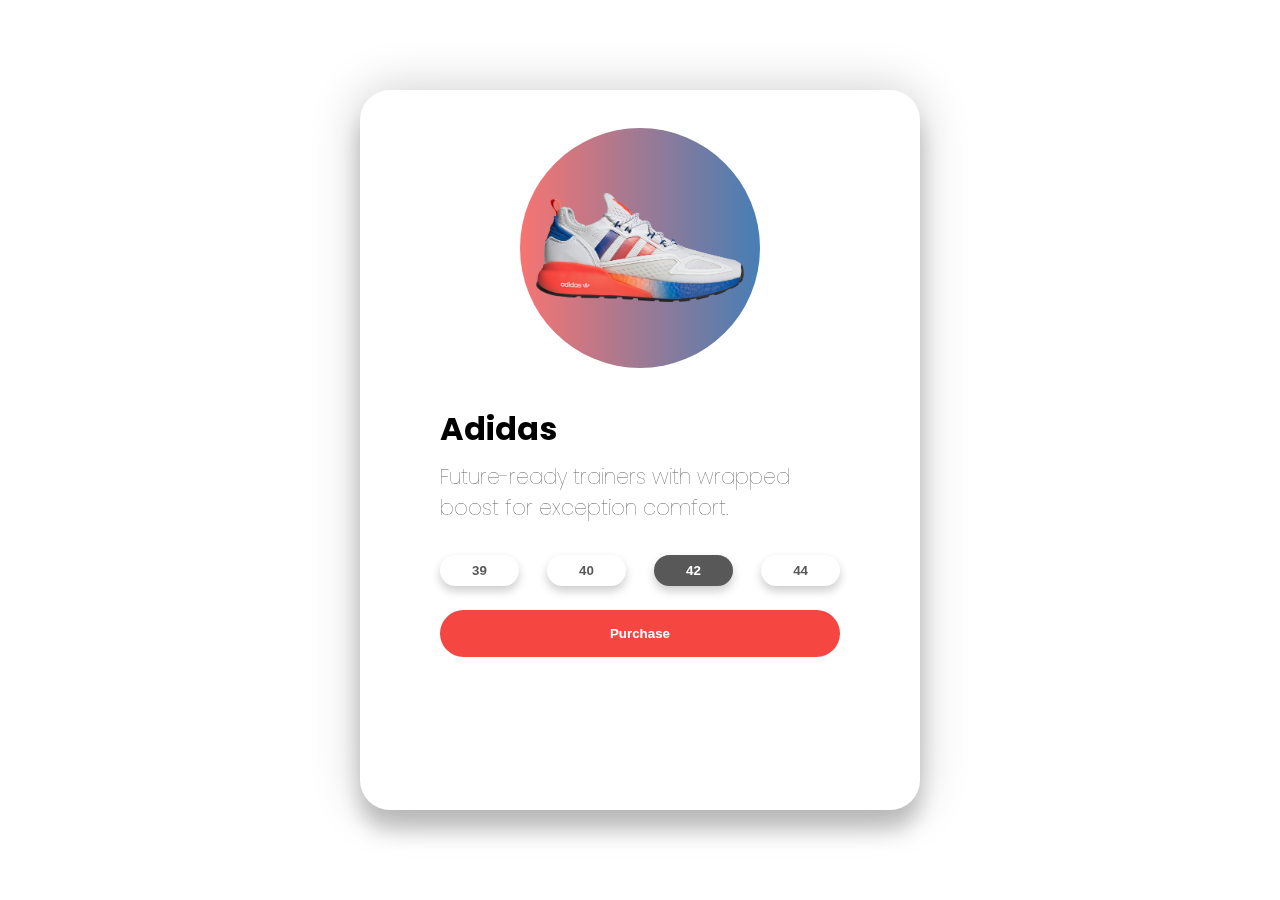
<file: 3D Card Effect/index.html>
<!DOCTYPE html>
<html lang="en">

<head>
    <meta charset="UTF-8">
    <meta name="viewport" content="width=device-width, initial-scale=1.0">
    <title>3D Card Effect</title>
    <link href="https://fonts.googleapis.com/css2?family=Poppins:wght@400;500&display=swap" rel="stylesheet">
    <link rel="stylesheet" href="./style.css">
</head>

<body>
    <div class="container">
        <div class="card">
            <div class="sneaker">
                <div class="circle"></div>
                <img src="./assets/adidas.png" alt="adidas">
            </div>
            <div class="info">
                <h1 class="title">Adidas</h1>
                <h3>Future-ready trainers with wrapped boost for exception comfort.</h3>
                <div class="sizes">
                    <button>39</button>
                    <button>40</button>
                    <button class="active">42</button>
                    <button>44</button>
                </div>
                <div class="purchase">
                    <button>Purchase</button>
                </div>
            </div>
        </div>
    </div>
    <script src="./app.js"></script>
</body>

</html>
</file>
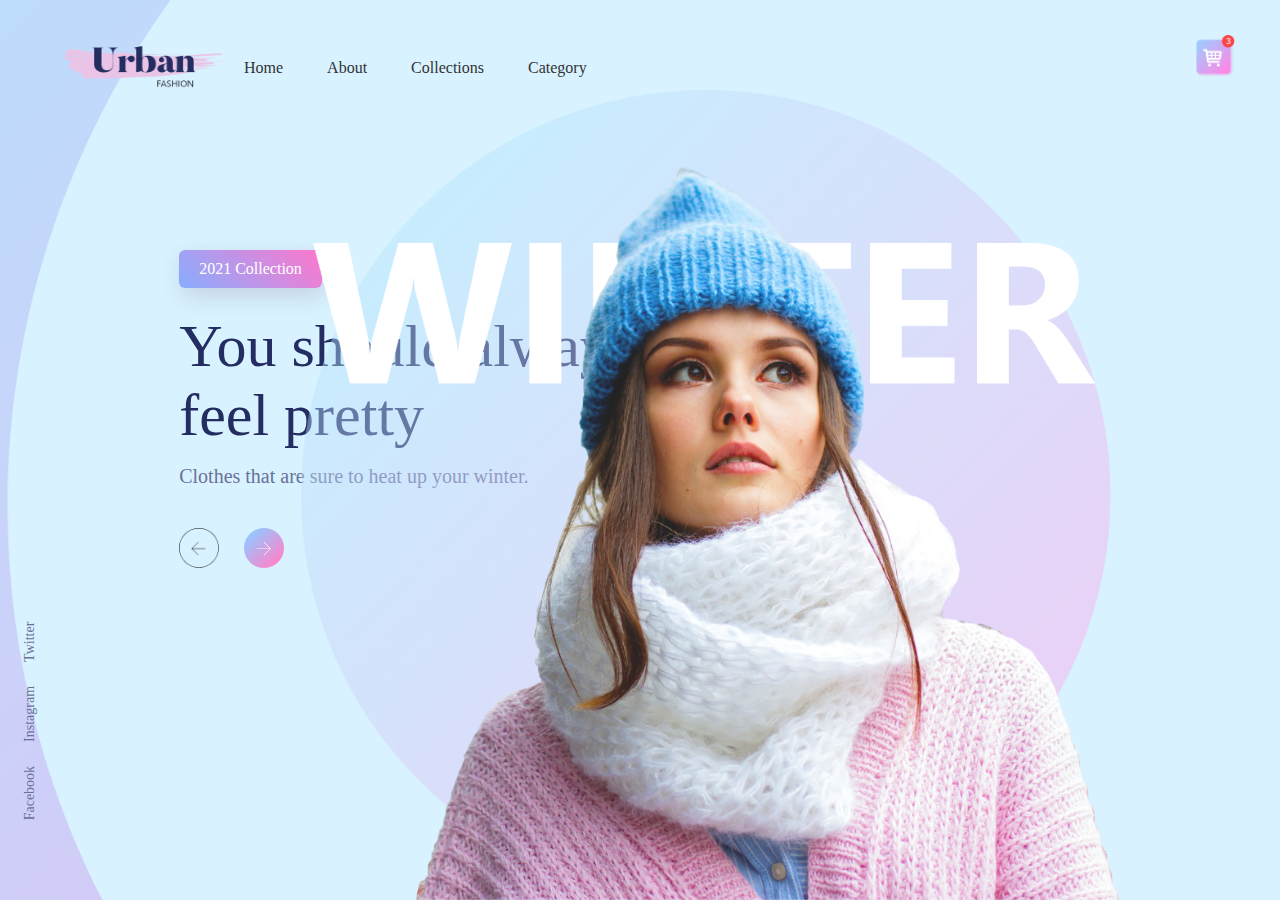
<file: Fashion Home/index.html>
<!DOCTYPE html>
<html lang="en">

<head>
    <meta charset="UTF-8">
    <meta http-equiv="X-UA-Compatible" content="IE=edge">
    <meta name="viewport" content="width=device-width, initial-scale=1.0">
    <title>Modern Website Design</title>
    <link rel="stylesheet" href="./styles.css">
</head>

<body>
    <div class="container">
        <div class="navbar">
            <img class="logo" src="images/logo.png" alt="logo-image">
            <nav>
                <ul>
                    <li><a href="">Home</a></li>
                    <li><a href="">About</a></li>
                    <li><a href="">Collections</a></li>
                    <li><a href="">Category</a></li>
                </ul>
            </nav>
        </div>
        <img class="cart" src="images/cart.png" alt="cart">

        <div class="content">
            <a class="btn" href="">2021 Collection</a>
            <h1>You should always <br> feel pretty</h1>
            <p>Clothes that are sure to heat up your winter.</p>

            <div class="arrow-icons">
                <img src="images/back-arrow.png" alt="back-arrow">
                <img src="images/next-arrow.png" alt="next-arrow">
            </div>
        </div>

        <img class="feature-img" src="images/img.png" alt="right-image">
        <div class="social-links">
            <a href="">Facebook</a>
            <a href="">Instagram</a>
            <a href="">Twitter</a>
        </div>
    </div>
</body>

</html>
</file>
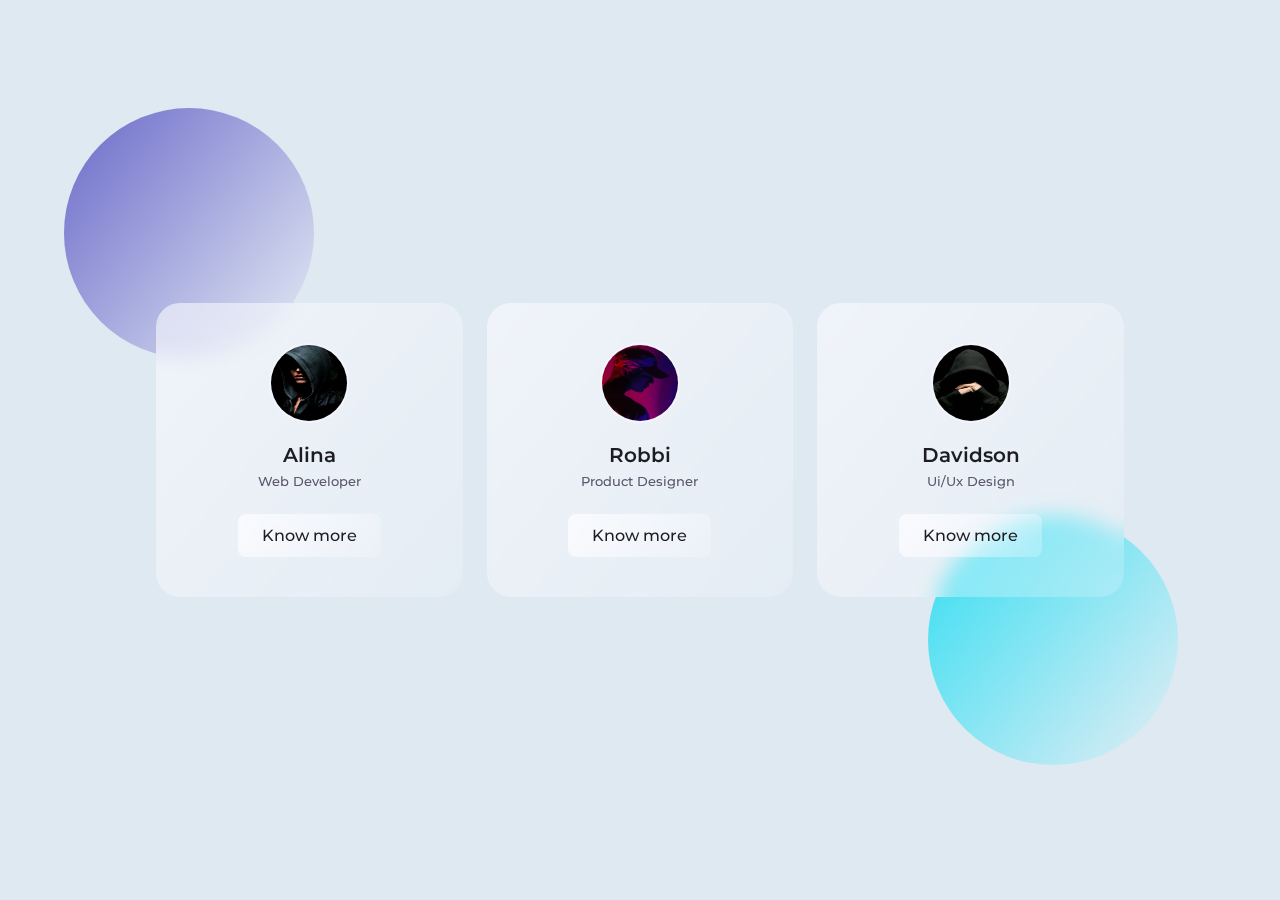
<file: Glassmorphism Card/index.html>
<!DOCTYPE html>
<html lang="en">

<head>
    <meta charset="UTF-8">
    <meta name="viewport" content="width=device-width, initial-scale=1.0">
    <link rel="stylesheet" href="https://cdn.jsdelivr.net/npm/boxicons@latest/css/boxicons.min.css">
    <link rel="stylesheet" href="./styles.css">
    <title>Card Glass Morphism</title>
</head>

<body>
    <section class="card">
        <div class="card__circle card__circle1"></div>
        <div class="card__circle card__circle2"></div>

        <div class="card__container bd-container">
            <div class="card__glass">
                <img src="assets/img/img1.jpg" alt="" class="card__img">
                <div class="card__data">
                    <h3 class="card__title">Alina</h3>
                    <span class="card__profession">Web Developer</span>
                </div>
                <a href="#" class="card__button">Know more</a>
                <div class="card__social">
                    <a href="#" class="card__link"><i class='bx bxl-instagram'></i></a>
                    <a href="#" class="card__link"><i class='bx bxl-facebook'></i></a>
                    <a href="#" class="card__link"><i class='bx bxl-twitter'></i></a>
                </div>
            </div>

            <div class="card__glass">
                <img src="assets/img/img2.jpg" alt="" class="card__img">
                <div class="card__data">
                    <h3 class="card__title">Robbi</h3>
                    <span class="card__profession">Product Designer</span>
                </div>
                <a href="#" class="card__button">Know more</a>
                <div class="card__social">
                    <a href="#" class="card__link"><i class='bx bxl-instagram'></i></a>
                    <a href="#" class="card__link"><i class='bx bxl-facebook'></i></a>
                    <a href="#" class="card__link"><i class='bx bxl-twitter'></i></a>
                </div>
            </div>

            <div class="card__glass">
                <img src="assets/img/img3.jpg" alt="" class="card__img">
                <div class="card__data">
                    <h3 class="card__title">Davidson</h3>
                    <span class="card__profession">Ui/Ux Design</span>
                </div>
                <a href="#" class="card__button">Know more</a>
                <div class="card__social">
                    <a href="#" class="card__link"><i class='bx bxl-instagram'></i></a>
                    <a href="#" class="card__link"><i class='bx bxl-facebook'></i></a>
                    <a href="#" class="card__link"><i class='bx bxl-twitter'></i></a>
                </div>
            </div>
        </div>
    </section>
</body>

</html>
</file>
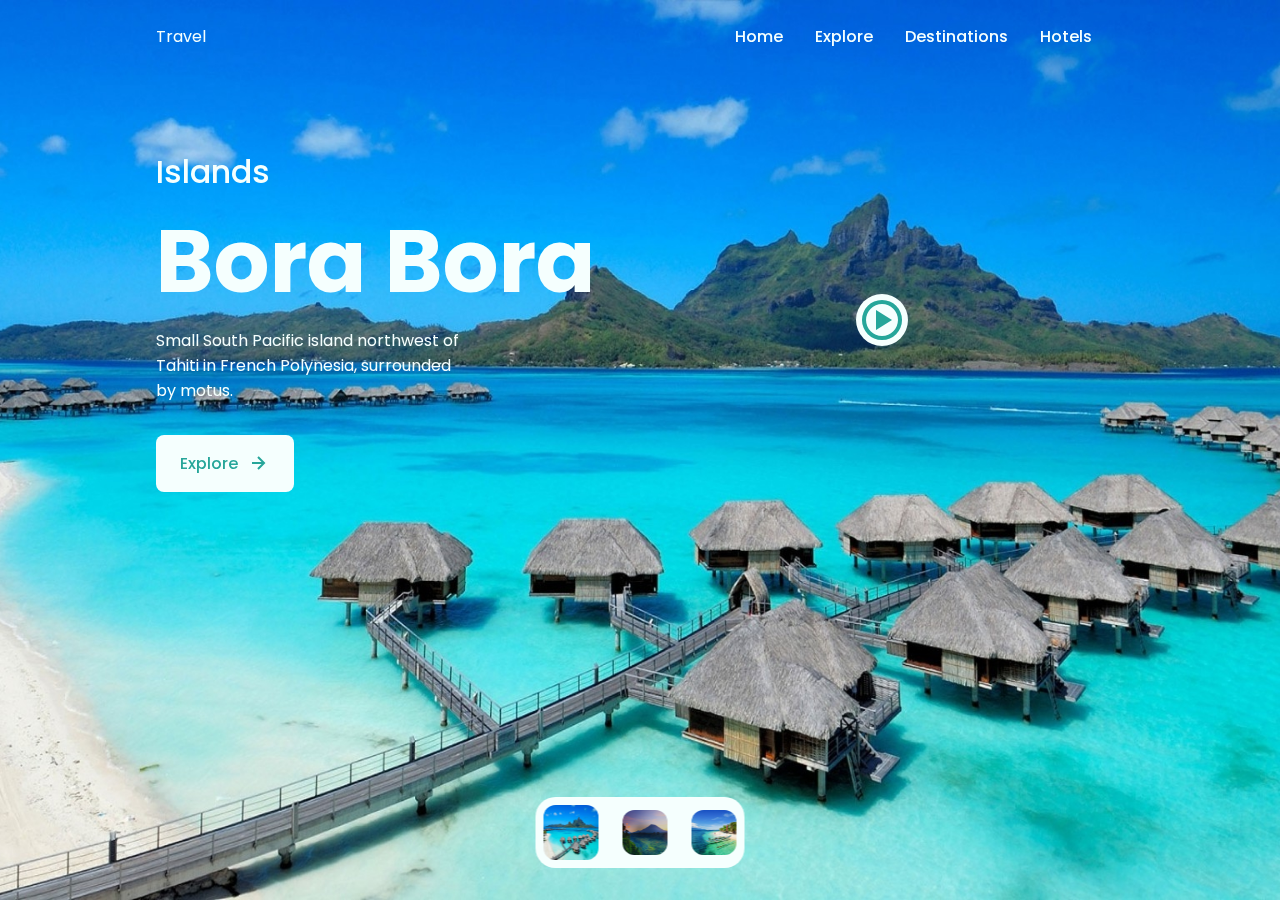
<file: Landing Slider Page/index.html>
<!DOCTYPE html>
<html lang="en">

<head>
    <meta charset="UTF-8">
    <meta name="viewport" content="width=device-width, initial-scale=1.0">
    <link rel="stylesheet" href="https://cdn.jsdelivr.net/npm/boxicons@latest/css/boxicons.min.css">
    <link rel="stylesheet" href="./css/swiper-bundle.min.css">
    <link rel="stylesheet" href="./css/styles.css">
    <title>Islands</title>
</head>

<body>
    <header class="header">
        <nav class="nav bd-container">
            <a href="#" class="nav__logo">Travel</a>
            <div class="nav__menu" id="nav-menu">
                <ul class="nav__list">
                    <li class="nav__item"><a href="#" class="nav__link">Home</a></li>
                    <li class="nav__item"><a href="#" class="nav__link">Explore</a></li>
                    <li class="nav__item"><a href="#" class="nav__link">Destinations</a></li>
                    <li class="nav__item"><a href="#" class="nav__link">Hotels</a></li>
                </ul>
            </div>
            <div class="nav__toggle" id="nav-toggle">
                <i class='bx bx-menu'></i>
            </div>
        </nav>
    </header>

    <main class='main'>
        <div class="swiper-container gallery-top">
            <div class="swiper-wrapper">
                <section class="islands swiper-slide">
                    <img src="assets/img/borabora.jpg" alt="" class="islands__bg">
                    <div class="islands__container bd-container">
                        <div class="islands__data">
                            <h2 class="islands__subtitle">Islands</h2>
                            <h1 class="islands__title">Bora Bora</h1>
                            <p class="islands__description">Small South Pacific island northwest of Tahiti in French
                                Polynesia, surrounded by motus.</p>
                            <a href="#" class="islands__button">Explore <i
                                    class='bx bx-right-arrow-alt islands__button-icon'></i></a>
                        </div>
                        <div class="islands__video">
                            <div class="islands__video-content">
                                <i class='bx bx-play-circle islands__video-icon'></i>
                            </div>
                        </div>
                    </div>
                </section>

                <section class="islands swiper-slide">
                    <img src="assets/img/bali.jpg" alt="" class="islands__bg">

                    <div class="islands__container bd-container">
                        <div class="islands__data">
                            <h2 class="islands__subtitle">Islands</h2>
                            <h1 class="islands__title">Bali</h1>
                            <p class="islands__description">It is an Indonesian island known and beautiful for its lush
                                active volcanic mountains.</p>
                            <a href="#" class="islands__button">Explore <i
                                    class='bx bx-right-arrow-alt islands__button-icon'></i></a>
                        </div>
                        <div class="islands__video">
                            <div class="islands__video-content">
                                <i class='bx bx-play-circle islands__video-icon'></i>
                            </div>
                        </div>
                    </div>
                </section>

                <section class="islands swiper-slide">
                    <img src="assets/img/palawan.jpg" alt="" class="islands__bg">

                    <div class="islands__container bd-container">
                        <div class="islands__data">
                            <h2 class="islands__subtitle">Islands</h2>
                            <h1 class="islands__title">Palawan</h1>
                            <p class="islands__description">Also known as La Paragua, it is the largest island in the
                                province of Palawan.</p>
                            <a href="#" class="islands__button">Explore <i
                                    class='bx bx-right-arrow-alt islands__button-icon'></i></a>
                        </div>
                        <div class="islands__video">
                            <div class="islands__video-content">
                                <i class='bx bx-play-circle islands__video-icon'></i>
                            </div>
                        </div>
                    </div>
                </section>

                <div class="islands__popup" id="popup">
                    <div>
                        <div class="islands__popup-close" id="popup-close">
                            <i class='bx bx-x'></i>
                        </div>
                        <iframe class="islands__popup-video" src="https://www.youtube.com/embed/S3kIwRsSF_8"
                            frameborder="0"
                            allow="accelerometer; autoplay; clipboard-write; encrypted-media; gyroscope; picture-in-picture"
                            allowfullscreen></iframe>
                    </div>
                </div>
            </div>
        </div>

        <div class="controls gallery-thumbs">
            <div class="controls__container swiper-wrapper">
                <img src="assets/img/borabora.jpg" alt="" class="controls__img swiper-slide">
                <img src="assets/img/bali.jpg" alt="" class="controls__img swiper-slide">
                <img src="assets/img/palawan.jpg" alt="" class="controls__img swiper-slide">
            </div>
        </div>
    </main>

    <script src="index.html"></script>
    <script src="./js/swiper-bundle.min.js"></script>
    <script src="./js/main.js"></script>
</body>

</html>
</file>
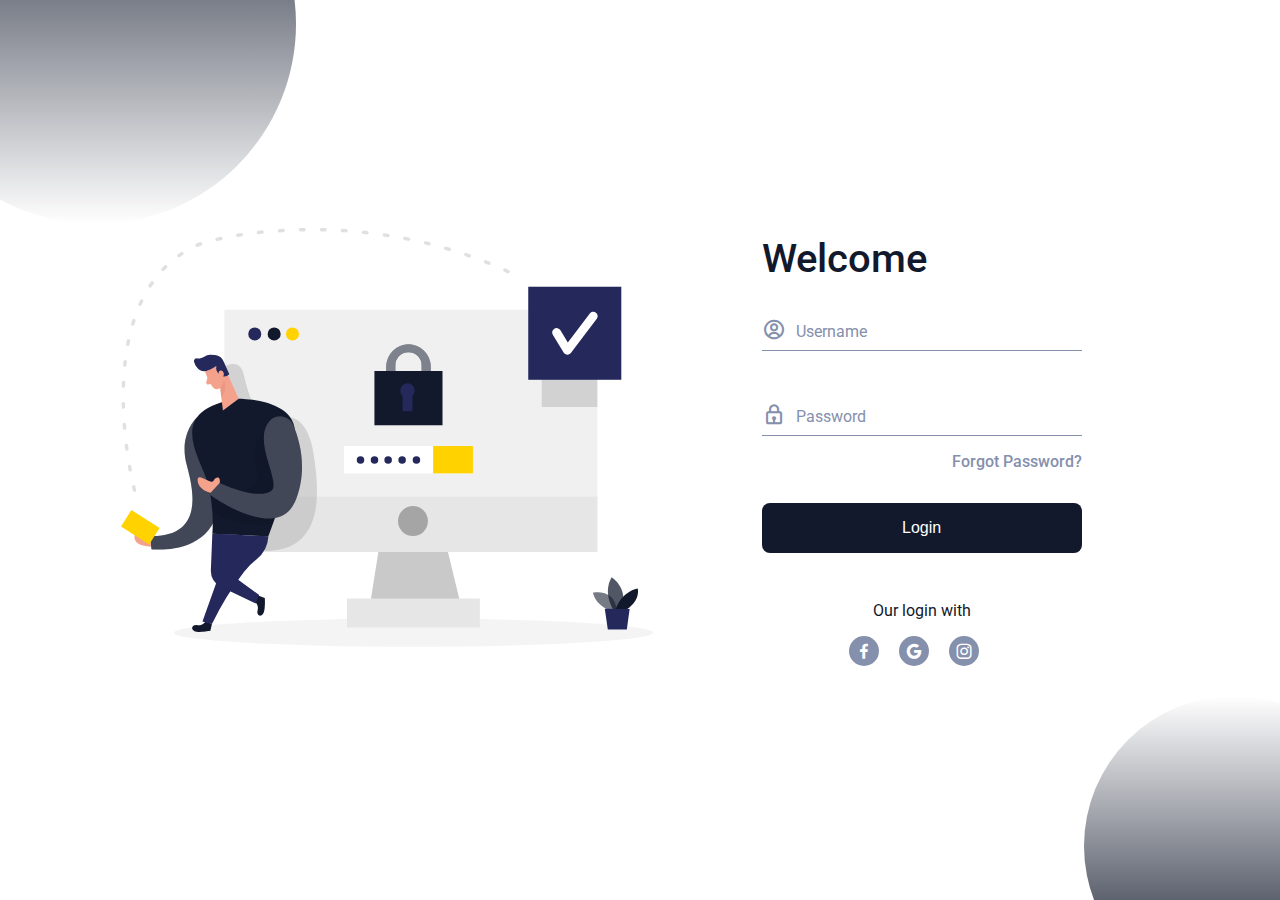
<file: Login Form/index.html>
<!DOCTYPE html>
<html lang="en">

<head>
    <meta charset="UTF-8">
    <meta name="viewport" content="width=device-width, initial-scale=1.0">

    <link rel="stylesheet" href="./styles.css">
    <link href='https://cdn.jsdelivr.net/npm/boxicons@2.0.5/css/boxicons.min.css' rel='stylesheet'>

    <title>Login form</title>
</head>

<body>
    <div class="l-form">
        <div class="shape1"></div>
        <div class="shape2"></div>

        <div class="form">
            <img src="assets/img/authentication.svg" alt="" class="form__img">

            <form action="" class="form__content">
                <h1 class="form__title">Welcome</h1>

                <div class="form__div form__div-one">
                    <div class="form__icon">
                        <i class='bx bx-user-circle'></i>
                    </div>

                    <div class="form__div-input">
                        <label for="" class="form__label">Username</label>
                        <input type="text" class="form__input">
                    </div>
                </div>

                <div class="form__div">
                    <div class="form__icon">
                        <i class='bx bx-lock'></i>
                    </div>

                    <div class="form__div-input">
                        <label for="" class="form__label">Password</label>
                        <input type="password" class="form__input">
                    </div>
                </div>
                <a href="#" class="form__forgot">Forgot Password?</a>

                <input type="submit" class="form__button" value="Login">

                <div class="form__social">
                    <span class="form__social-text">Our login with</span>

                    <a href="#" class="form__social-icon"><i class='bx bxl-facebook'></i></a>
                    <a href="#" class="form__social-icon"><i class='bx bxl-google'></i></a>
                    <a href="#" class="form__social-icon"><i class='bx bxl-instagram'></i></a>
                </div>
            </form>
        </div>

    </div>

    <script src="./js/main.js"></script>
</body>

</html>
</file>
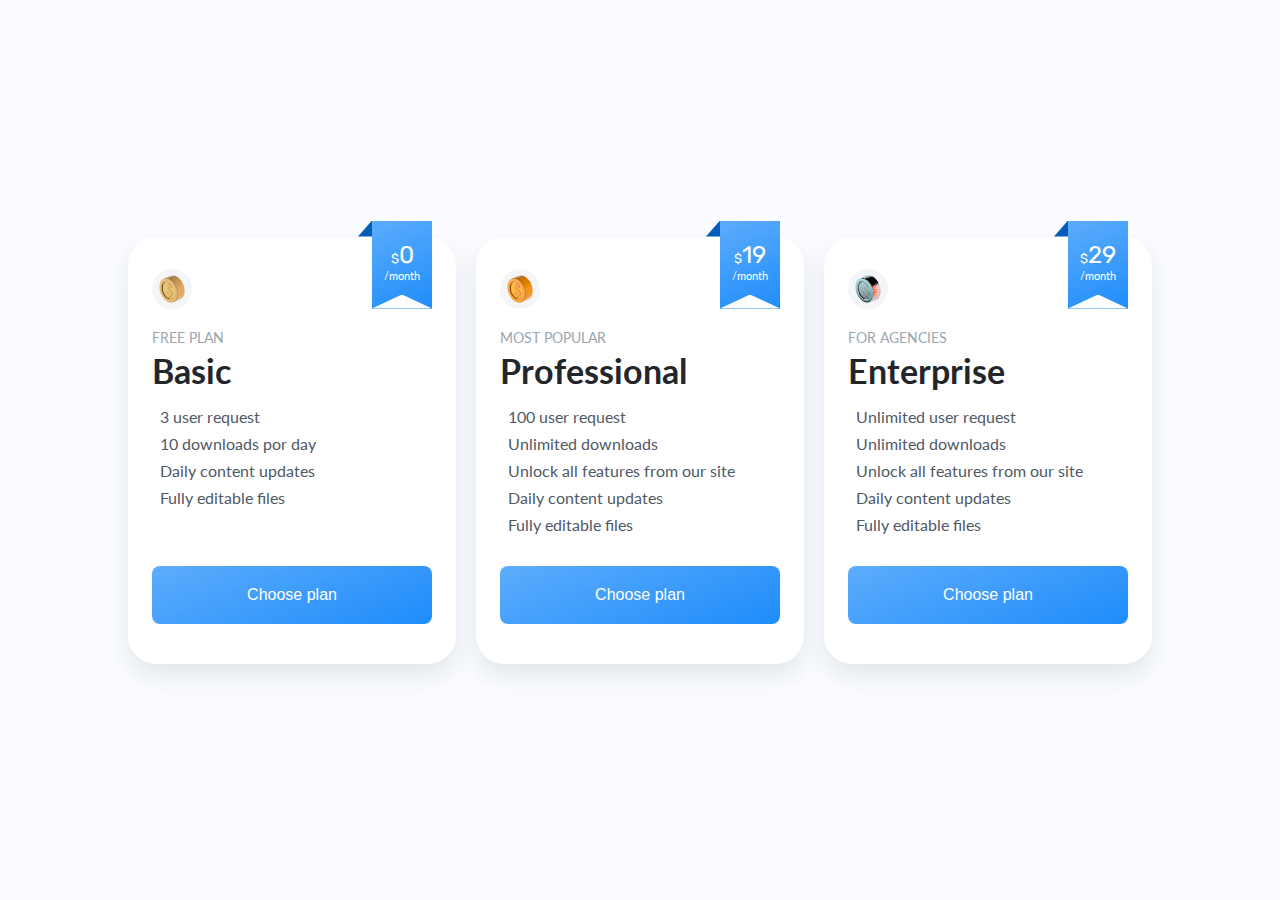
<file: Price Card/index.html>
<!DOCTYPE html>
<html lang="en">

<head>
    <meta charset="UTF-8">
    <meta name="viewport" content="width=device-width, initial-scale=1.0">

    <link rel="stylesheet" href="https://unicons.iconscout.com/release/v3.0.6/css/line.css">
    <link rel="stylesheet" href="./styles.css">

    <title>Card Pricing</title>
</head>

<body>
    <section class="card container grid">
        <div class="card__container grid">
            <article class="card__content grid">
                <div class="card__pricing">
                    <div class="card__pricing-number">
                        <span class="card__pricing-symbol">$</span>0
                    </div>
                    <span class="card__pricing-month">/month</span>
                </div>

                <header class="card__header">
                    <div class="card__header-circle grid">
                        <img src="assets/img/free-coin.png" alt="" class="card__header-img">
                    </div>
                    <span class="card__header-subtitle">Free plan</span>
                    <h1 class="card__header-title">Basic</h1>
                </header>

                <ul class="card__list grid">
                    <li class="card__list-item">
                        <i class="uil uil-check card__list-icon"></i>
                        <p class="card__list-description">3 user request</p>
                    </li>
                    <li class="card__list-item">
                        <i class="uil uil-check card__list-icon"></i>
                        <p class="card__list-description">10 downloads por day</p>
                    </li>
                    <li class="card__list-item">
                        <i class="uil uil-check card__list-icon"></i>
                        <p class="card__list-description">Daily content updates</p>
                    </li>
                    <li class="card__list-item">
                        <i class="uil uil-check card__list-icon"></i>
                        <p class="card__list-description">Fully editable files</p>
                    </li>
                </ul>

                <button class="card__button">Choose plan</button>
            </article>

            <article class="card__content grid">
                <div class="card__pricing">
                    <div class="card__pricing-number">
                        <span class="card__pricing-symbol">$</span>19
                    </div>
                    <span class="card__pricing-month">/month</span>
                </div>

                <header class="card__header">
                    <div class="card__header-circle grid">
                        <img src="assets/img/pro-coin.png" alt="" class="card__header-img">
                    </div>

                    <span class="card__header-subtitle">Most popular</span>
                    <h1 class="card__header-title">Professional</h1>
                </header>

                <ul class="card__list grid">
                    <li class="card__list-item">
                        <i class="uil uil-check card__list-icon"></i>
                        <p class="card__list-description">100 user request</p>
                    </li>
                    <li class="card__list-item">
                        <i class="uil uil-check card__list-icon"></i>
                        <p class="card__list-description">Unlimited downloads</p>
                    </li>
                    <li class="card__list-item">
                        <i class="uil uil-check card__list-icon"></i>
                        <p class="card__list-description">Unlock all features from our site</p>
                    </li>
                    <li class="card__list-item">
                        <i class="uil uil-check card__list-icon"></i>
                        <p class="card__list-description">Daily content updates</p>
                    </li>
                    <li class="card__list-item">
                        <i class="uil uil-check card__list-icon"></i>
                        <p class="card__list-description">Fully editable files</p>
                    </li>
                </ul>

                <button class="card__button">Choose plan</button>
            </article>

            <article class="card__content grid">
                <div class="card__pricing">
                    <div class="card__pricing-number">
                        <span class="card__pricing-symbol">$</span>29
                    </div>
                    <span class="card__pricing-month">/month</span>
                </div>

                <header class="card__header">
                    <div class="card__header-circle grid">
                        <img src="assets/img/enterprise-coin.png" alt="" class="card__header-img">
                    </div>

                    <span class="card__header-subtitle">For agencies</span>
                    <h1 class="card__header-title">Enterprise</h1>
                </header>

                <ul class="card__list grid">
                    <li class="card__list-item">
                        <i class="uil uil-check card__list-icon"></i>
                        <p class="card__list-description">Unlimited user request</p>
                    </li>
                    <li class="card__list-item">
                        <i class="uil uil-check card__list-icon"></i>
                        <p class="card__list-description">Unlimited downloads</p>
                    </li>
                    <li class="card__list-item">
                        <i class="uil uil-check card__list-icon"></i>
                        <p class="card__list-description">Unlock all features from our site</p>
                    </li>
                    <li class="card__list-item">
                        <i class="uil uil-check card__list-icon"></i>
                        <p class="card__list-description">Daily content updates</p>
                    </li>
                    <li class="card__list-item">
                        <i class="uil uil-check card__list-icon"></i>
                        <p class="card__list-description">Fully editable files</p>
                    </li>
                </ul>

                <button class="card__button">Choose plan</button>
            </article>
        </div>
    </section>
</body>

</html>
</file>
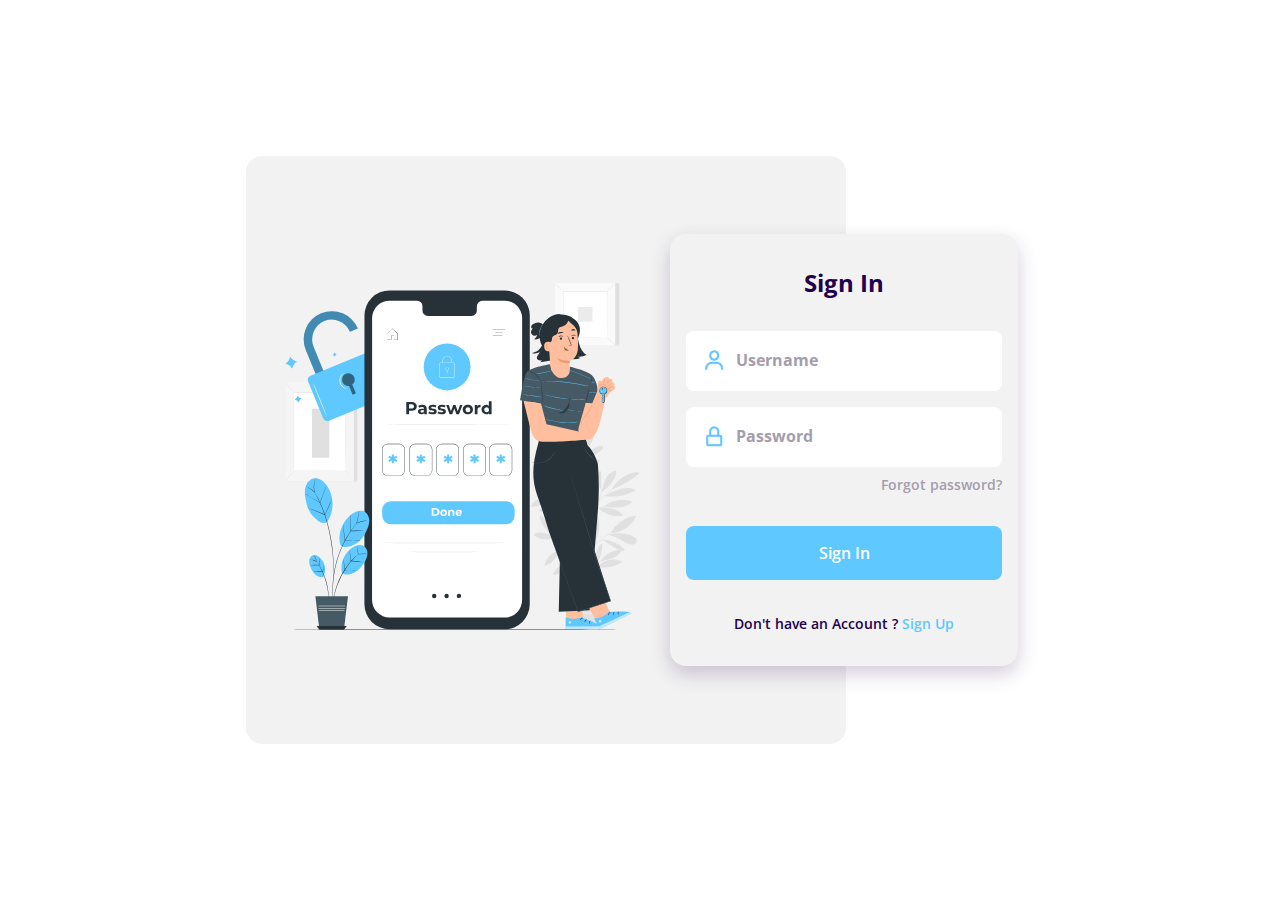
<file: SignIn SingUp Form/index.html>
<!DOCTYPE html>
<html lang="en">

<head>
    <meta charset="UTF-8">
    <meta name="viewport" content="width=device-width, initial-scale=1.0">

    <link rel="stylesheet" href="./styles.css">
    <link href='https://cdn.jsdelivr.net/npm/boxicons@2.0.5/css/boxicons.min.css' rel='stylesheet'>

    <title>Form Sign In Sign Up</title>
</head>

<body>
    <div class="login">
        <div class="login__content">
            <div class="login__img">
                <img src="assets/img/img-login.svg" alt="">
            </div>

            <div class="login__forms">
                <form action="" class="login__register" id="login-in">
                    <h1 class="login__title">Sign In</h1>

                    <div class="login__box">
                        <i class='bx bx-user login__icon'></i>
                        <input type="text" placeholder="Username" class="login__input">
                    </div>

                    <div class="login__box">
                        <i class='bx bx-lock-alt login__icon'></i>
                        <input type="password" placeholder="Password" class="login__input">
                    </div>

                    <a href="#" class="login__forgot">Forgot password?</a>

                    <a href="#" class="login__button">Sign In</a>

                    <div>
                        <span class="login__account">Don't have an Account ?</span>
                        <span class="login__signIn" id="sign-up">Sign Up</span>
                    </div>
                </form>

                <form action="" class="login__create none" id="login-up">
                    <h1 class="login__title">Create Account</h1>

                    <div class="login__box">
                        <i class='bx bx-user login__icon'></i>
                        <input type="text" placeholder="Username" class="login__input">
                    </div>

                    <div class="login__box">
                        <i class='bx bx-at login__icon'></i>
                        <input type="text" placeholder="Email" class="login__input">
                    </div>

                    <div class="login__box">
                        <i class='bx bx-lock-alt login__icon'></i>
                        <input type="password" placeholder="Password" class="login__input">
                    </div>

                    <a href="#" class="login__button">Sign Up</a>

                    <div>
                        <span class="login__account">Already have an Account ?</span>
                        <span class="login__signUp" id="sign-in">Sign In</span>
                    </div>

                    <div class="login__social">
                        <a href="#" class="login__social-icon"><i class='bx bxl-facebook'></i></a>
                        <a href="#" class="login__social-icon"><i class='bx bxl-twitter'></i></a>
                        <a href="#" class="login__social-icon"><i class='bx bxl-google'></i></a>
                    </div>
                </form>
            </div>
        </div>
    </div>

    <script src="./js/main.js"></script>
</body>

</html>
</file>
<file: 3D Card Effect/style.css>
* {
  margin: 0;
  padding: 0;
  box-sizing: border-box;
}

body {
  font-family: "Poppins", sans-serif;
  min-height: 100vh;
  display: flex;
  align-items: center;
  justify-content: center;
  perspective: 1000px;
}

.container {
  width: 50%;
  display: flex;
  justify-content: center;
  align-items: center;
}

.card {
  transform-style: preserve-3d;
  min-height: 80vh;
  width: 35rem;
  border-radius: 30px;
  padding: 0rem 5rem;
  box-shadow: 0 20px 20px rgba(0, 0, 0, 0.2), 0px 0px 50px rgba(0, 0, 0, 0.2);
}

.sneaker {
  min-height: 35vh;
  display: flex;
  align-items: center;
  justify-content: center;
}

.sneaker img {
  width: 13rem;
  z-index: 2;
  transition: all 0.75s ease-out;
}

.circle {
  width: 15rem;
  height: 15rem;
  background: linear-gradient(to right,
      rgba(245, 70, 66, 0.75),
      rgba(8, 83, 156, 0.75));
  position: absolute;
  border-radius: 50%;
  z-index: 1;
}

.info h1 {
  font-size: 2rem;
  transition: all 0.75s ease-out;
}

.info h3 {
  font-size: 1.3rem;
  padding: 0.5rem 0rem 2rem 0rem;
  color: #585858;
  font-weight: lighter;
  transition: all 0.75s ease-out;
}

.sizes {
  display: flex;
  justify-content: space-between;
  transition: all 0.75s ease-out;
}

.sizes button {
  padding: 0.5rem 2rem;
  background: none;
  border: none;
  box-shadow: 0px 5px 10px rgba(0, 0, 0, 0.2);
  border-radius: 30px;
  cursor: pointer;
  font-weight: bold;
  color: #585858;
}

button.active {
  background: #585858;
  color: white;
}

.purchase {
  margin-top: 1.5rem;
  margin-bottom: 1rem;
  transition: all 0.75s ease-out;
}

.purchase button {
  width: 100%;
  padding: 1rem 0rem;
  background: #f54642;
  border: none;
  color: white;
  cursor: pointer;
  border-radius: 30px;
  font-weight: bolder;
}
</file>
<file: Fashion Home/styles.css>
* {
    margin: 0;
    padding: 0;
}

.container {
    height: 100vh;
    width: 100%;
    background-image: url(./images/background.png);
    background-position: center;
    background-size: cover;
    padding-left: 5%;
    padding-right: 5%;
    box-sizing: border-box;
    position: relative;
}

.navbar {
    width: 100%;
    height: 15vh;
    margin: auto;
    display: flex;
    align-items: center;
}

.logo {
    width: 160px;
    cursor: pointer;
}

.cart {
    width: 40px;
    position: absolute;
    right: 45px;
    top: 35px;
    cursor: pointer;
}

.nav {
    flex: 1;
    padding-left: 60px;
}

nav ul li {
    display: inline-block;
    list-style: none;
    margin: 0px 20px;
}

nav ul li a {
    text-decoration: none;
    color: #333;
}

.content {
    margin-left: 10%;
    margin-top: 10%;
}

.content .btn {
    display: inline-block;
    background: linear-gradient(45deg, #87adfe, #ff77cd);
    border-radius: 6px;
    padding: 10px 20px;
    box-sizing: border-box;
    text-decoration: none;
    color: #fff;
    box-shadow: 3px 8px 22px rgba(94, 28, 68, 0.15);
}

.content h1 {
    font-size: 60px;
    font-weight: 100;
    margin-top: 24px;
    margin-bottom: 15px;
    color: #232d61;
}

.content p {
    font-size: 20px;
    color: #6a7199;
}

.arrow-icons {
    margin-top: 40px;
    display: flex;
}

.arrow-icons img {
    width: 40px;
    margin-right: 25px;
}

.feature-img {
    height: 90%;
    position: absolute;
    bottom: 0;
    right: 160px;
}

.social-links {
    transform: rotate(-90deg);
    position: absolute;
    left: -80px;
    bottom: 180px;
}

.social-links a {
    text-decoration: none;
    color: #6a7199;
    padding-right: 20px;
    font-size: 14px;
}
</file>
<file: Glassmorphism Card/styles.css>
@import url('https://fonts.googleapis.com/css2?family=Montserrat:wght@400;500;600&display=swap');

:root {
  --first-color: #4D49BF;
  --second-color: #05DBF2;
  --body-color: #DFE9F2;
  --title-color: #1C1C22;
  --text-color: #58576B;

  --body-font: 'Montserrat', sans-serif;
  --normal-font-size: .938rem;
  --h3-font-size: 1.125rem;
  --small-font-size: .75rem;
}

@media screen and (min-width: 968px) {
  :root {
    --normal-font-size: 1rem;
    --h3-font-size: 1.25rem;
    --small-font-size: .813rem;
  }
}

*,::before,::after{
  box-sizing: border-box;
}

body{
  margin: 0;
  padding: 0;
  font-family: var(--body-font);
  font-size: var(--normal-font-size);
}

h3{
  margin: 0;
}

a{
  text-decoration: none;
}

img{
  max-width: 100%;
  height: auto;
}

.bd-container{
  max-width: 968px;
  width: calc(100% - 3rem);
  margin-left: 1.5rem;
  margin-right: 1.5rem;
}

.card{
  position: relative;
  overflow: hidden;
  padding: 3rem 0;
  background-color: var(--body-color);
}

.card__container{
  display: grid;
  gap: 1.5rem;
}

.card__glass{
  position: relative;
  overflow: hidden;
  text-align: center;
  padding: 2.5rem;
  background: linear-gradient(130deg,
              rgba(251,251,254,.6),
              rgba(251,251,254,.2));
  box-shadow: inset 2px 2px 1px rgba(251,251,254,.3)
              inset -2px -2px 1px rgba(251,251,254,.2);
  border-radius: 1.5rem;
  backdrop-filter: blur(10px);
}

.card__img{
  width: 80px;
  height: 80px;
  border-radius: 50%;
  border: 2px solid #F4F4FB;
  margin-bottom: 1rem;
}

.card__data{
  margin-bottom: 1.5rem;
}

.card__title{
  font-size: var(--h3-font-size);
  color: var(--title-color);
  font-weight: 600;
  margin-bottom: .25rem;
}

.card__profession{
  font-size: var(--small-font-size);
  color: var(--text-color);
  font-weight: 500;
}

.card__button{
  display: inline-block;
  background: linear-gradient(130deg,
              rgba(251,251,254,.9),
              rgba(251,251,254,.2));
  padding: .75rem 1.5rem;
  border-radius: .5rem;
  color: var(--title-color);
  font-weight: 500;
  transition: .4s;
}

.card__button:hover{
  background: linear-gradient(130deg,
              rgba(251,251,254,1),
              rgba(251,251,254,.4));
}

.card__social{
  position: absolute;
  top: 50%;
  transform: translateY(-50%);
}

.card__link{
  display: block;
  font-size: 1.35rem;
  color: var(--title-color);
  margin: 1rem 0;
  transform: translateX(-5rem);
}

.card__link:nth-child(1){
  transition: .2s;
}
.card__link:nth-child(2){
  transition: .5s;
}
.card__link:nth-child(3){
  transition: .7s;
}

.card__glass:hover .card__link{
  transform: translateX(-1.5rem);
}

.card__circle{
  position: absolute;
  width: 250px;
  height: 250px;
  background: linear-gradient(130deg,
              rgba(77,73,191,.8),
              rgba(255,255,255,.2));
  border-radius: 50%;
}

.card__circle1{
  top: 20%;
  left: -20%;
}

.card__circle2{
  bottom: -5%;
  right: -25%;
  background: linear-gradient(130deg,
              rgba(5,219,242,.8),
              rgba(255,255,255,.2));
}

/*========== MEDIA QUERIES ==========*/
@media screen and (min-width: 568px){
  .card__container{
    grid-template-columns: repeat(2, 1fr);
  }
}

@media screen and (min-width: 768px){
  .bd-container{
    margin-left: auto;
    margin-right: auto;
  }

  .card{
    padding: 0;
  }

  .card__container{
    height: 100vh;
    grid-template-columns: repeat(3, 1fr);
    align-content: center;
  }

  .card__circle1{
    left: 5%;
    top: 12%;
  }

  .card__circle2{
    right: 8%;
    bottom: 15%;
  }
}
</file>
<file: Landing Slider Page/css/styles.css>
@import url("https://fonts.googleapis.com/css2?family=Poppins:wght@400;500;600&display=swap");

:root {
  --header-height: 3rem;

  --first-color: #26A69A;
  --first-color-lighter: #ECF3F2;
  --title-color: #11443F;
  --text-color: #5B7B78;
  --body-color: #F5FFFE;

  --body-font: 'Poppins', sans-serif;
  --biggest-font-size: 3rem;
  --big-font-size: 1.25rem;
  --normal-font-size: .938rem;

  --font-medium: 500;
  --font-semi-bold: 600;

  --z-tooltip: 10;
  --z-fixed: 100;
}

@media screen and (min-width: 1024px) {
  :root {
    --biggest-font-size: 5.5rem;
    --big-font-size: 2rem;
    --normal-font-size: 1rem;
  }
}

*,
::before,
::after {
  box-sizing: border-box;
}

body {
  margin: 0;
  font-family: var(--body-font);
  font-size: var(--normal-font-size);
  background-color: var(--body-color);
  color: var(--text-color);
}

h1,
h2,
ul,
p {
  margin: 0;
}

ul {
  padding: 0;
  list-style: none;
}

a {
  text-decoration: none;
}

img {
  max-width: 100%;
  height: auto;
}

.main {
  position: relative;
}

.bd-container {
  max-width: 968px;
  margin-left: 1.5rem;
  margin-right: 1.5rem;
}

.header {
  width: 100%;
  position: fixed;
  top: 0;
  left: 0;
  z-index: var(--z-fixed);
}

.nav {
  max-width: 968px;
  height: var(--header-height);
  display: flex;
  justify-content: space-between;
  align-items: center;
}

@media screen and (max-width: 768px) {
  .nav__menu {
    position: fixed;
    top: -100%;
    left: 0;
    right: 0;
    width: 90%;
    margin: 0 auto;
    text-align: center;
    padding-top: 1.5rem;
    background-color: var(--first-color-lighter);
    border-radius: 1rem;
    transition: .4s;
  }
}

.nav__logo,
.nav__toggle {
  color: var(--body-color);
}

.nav__link {
  color: var(--first-color-dark);
  font-weight: var(--font-medium);
}

.nav__item {
  margin-bottom: 1.5rem;
}

.nav__toggle {
  font-size: 1.2rem;
  cursor: pointer;
}

.show-menu {
  top: calc(var(--header-height) + 1rem);
}

.islands {
  height: 100vh;
  position: relative;
}

.islands__bg {
  position: absolute;
  top: 0;
  left: 0;
  width: 100%;
  height: 100vh;
  object-fit: cover;
  object-position: center;
}

.islands__container {
  position: relative;
  height: 100%;
  display: grid;
  grid-template-columns: 2fr .25fr;
  align-content: center;
}

.islands__subtitle,
.islands__title,
.islands__description {
  color: var(--body-color);
}

.islands__subtitle {
  font-size: var(--big-font-size);
  font-weight: var(--font-medium);
}

.islands__title {
  font-size: var(--biggest-font-size);
}

.islands__description {
  margin-bottom: 1rem;
}

.islands__button {
  display: inline-flex;
  align-items: center;
  padding: 1rem 1.5rem;
  background-color: var(--body-color);
  color: var(--first-color);
  border-radius: .5rem;
  font-weight: var(--font-medium);
}

.islands__button:hover {
  background-color: var(--first-color-lighter);
}

.islands__button-icon {
  font-size: 1.5rem;
  margin-left: .5rem;
}

.islands__video {
  display: flex;
  align-items: flex-end;
  padding-bottom: .75rem;
}

.islands__video-content {
  display: inline-flex;
  padding: .15rem;
  background-color: var(--body-color);
  border-radius: 50%;
  cursor: pointer;
}

.islands__video-icon {
  font-size: 1.8rem;
  color: var(--first-color);
}

.islands__popup {
  display: none;
  position: absolute;
  left: 50%;
  top: 50%;
  transform: translate(-50%, -50%);
  background-color: var(--first-color-lighter);
  padding: 1rem .75rem;
  border-radius: 1rem;
}

.islands__popup-close {
  position: absolute;
  top: -.75rem;
  right: -.75rem;
  display: inline-flex;
  padding: .35rem;
  background-color: var(--first-color);
  color: var(--first-color-lighter);
  font-size: 1.2rem;
  border-radius: 50%;
  cursor: pointer;
}

.show-popup {
  display: block;
}

.controls {
  position: absolute;
  bottom: 2rem;
  left: 50%;
  transform: translateX(-50%);
  padding: .25rem .5rem;
  background-color: var(--body-color);
  border-radius: .75rem;
  z-index: var(--z-tooltip);
  overflow: hidden;
}

.controls__img {
  width: 35px;
  height: 35px;
  border-radius: .5rem;
  cursor: pointer;
}

.controls__container {
  display: flex;
  align-items: center;
  column-gap: 1rem;
}

.swiper-slide-thumb-active {
  width: 45px;
  height: 45px;
}

@media screen and (max-width: 320px) {
  .bd-container {
    margin-left: 1rem;
    margin-right: 1rem;
  }

  .controls__container {
    column-gap: .25rem;
  }

  .islands__popup-video {
    width: 230px;
    height: 100px;
  }
}

@media screen and (min-width: 768px) {
  .nav {
    height: calc(var(--header-height) + 1.5rem);
  }

  .nav__list {
    display: flex;
  }

  .nav__item {
    margin-right: 2rem;
    margin-bottom: 0;
  }

  .nav__link {
    color: var(--body-color);
  }

  .nav__toggle {
    display: none;
  }

  .islands__container {
    grid-template-columns: repeat(2, 1fr);
  }

  .islands__description {
    padding-right: 5rem;
    margin-bottom: 2rem;
  }

  .islands__video {
    justify-content: center;
    align-items: center;
    padding: 0;
  }

  .islands__video-icon {
    font-size: 3rem;
  }

  .islands__popup-video {
    width: 500px;
    height: 250px;
  }

  .islands__popup-close {
    font-size: 1.5rem;
  }

  .controls {
    padding: .5rem;
    border-radius: 1.25rem;
  }

  .controls__container {
    column-gap: 1.5rem;
  }

  .controls__img {
    width: 45px;
    height: 45px;
    border-radius: .75rem;
  }

  .swiper-slide-thumb-active {
    width: 55px;
    height: 55px;
  }
}

@media screen and (min-width: 1024px) {
  .bd-container {
    margin-left: auto;
    margin-right: auto;
  }

  .islands__description {
    padding-right: 11rem;
  }
}

@media screen and (min-height: 721px) {
  .islands {
    height: 640px;
  }
}
</file>
<file: Login Form/styles.css>
@import url("https://fonts.googleapis.com/css2?family=Roboto:wght@400;500&display=swap");

:root {
    --first-color: #12192C;
    --text-color: #8590AD;
}

:root {
    --body-font: 'Roboto', sans-serif;
    --big-font-size: 2rem;
    --normal-font-size: 0.938rem;
    --smaller-font-size: 0.875rem;
}

@media screen and (min-width: 768px) {
    :root {
        --big-font-size: 2.5rem;
        --normal-font-size: 1rem;
    }
}

*,
::before,
::after {
    box-sizing: border-box;
}

body {
    margin: 0;
    padding: 0;
    font-family: var(--body-font);
    color: var(--first-color);
}

h1 {
    margin: 0;
}

a {
    text-decoration: none;
}

img {
    max-width: 100%;
    height: auto;
}

.l-form {
    position: relative;
    height: 100vh;
    overflow: hidden;
}

.shape1,
.shape2 {
    position: absolute;
    width: 200px;
    height: 200px;
    border-radius: 50%;
}

.shape1 {
    top: -7rem;
    left: -3.5rem;
    background: linear-gradient(180deg, var(--first-color) 0%, rgba(196, 196, 196, 0) 100%);
}

.shape2 {
    bottom: -6rem;
    right: -5.5rem;
    background: linear-gradient(180deg, var(--first-color) 0%, rgba(196, 196, 196, 0) 100%);
    transform: rotate(180deg);
}

.form {
    height: 100vh;
    display: grid;
    justify-content: center;
    align-items: center;
    padding: 0 1rem;
}

.form__content {
    width: 290px;
}

.form__img {
    display: none;
}

.form__title {
    font-size: var(--big-font-size);
    font-weight: 500;
    margin-bottom: 2rem;
}

.form__div {
    position: relative;
    display: grid;
    grid-template-columns: 7% 93%;
    margin-bottom: 1rem;
    padding: .25rem 0;
    border-bottom: 1px solid var(--text-color);
}

.form__div.focus {
    border-bottom: 1px solid var(--first-color);
}

.form__div-one {
    margin-bottom: 3rem;
}

.form__icon {
    font-size: 1.5rem;
    color: var(--text-color);
    transition: .3s;
}

.form__div.focus .form__icon {
    color: var(--first-color);
}

.form__label {
    display: block;
    position: absolute;
    left: .75rem;
    top: .25rem;
    font-size: var(--normal-font-size);
    color: var(--text-color);
    transition: .3s;
}

.form__div.focus .form__label {
    top: -1.5rem;
    font-size: .875rem;
    color: var(--first-color);
}

.form__div-input {
    position: relative;
}

.form__input {
    position: absolute;
    top: 0;
    left: 0;
    width: 100%;
    height: 100%;
    border: none;
    outline: none;
    background: none;
    padding: .5rem .75rem;
    font-size: 1.2rem;
    color: var(--first-color);
    transition: .3s;
}

.form__forgot {
    display: block;
    text-align: right;
    margin-bottom: 2rem;
    font-size: var(--normal-font-size);
    color: var(--text-color);
    font-weight: 500;
    transition: .5;
}

.form__forgot:hover {
    color: var(--first-color);
    transition: .5s;
}

.form__button {
    width: 100%;
    padding: 1rem;
    font-size: var(--normal-font-size);
    outline: none;
    border: none;
    margin-bottom: 3rem;
    background-color: var(--first-color);
    color: #fff;
    border-radius: .5rem;
    cursor: pointer;
    transition: .3s;
}

.form__button:hover {
    box-shadow: 0px 15px 36px rgba(0, 0, 0, .15);
}

.form__social {
    text-align: center;
}

.form__social-text {
    display: block;
    font-size: var(--normal-font-size);
    margin-bottom: 1rem;
}

.form__social-icon {
    display: inline-flex;
    justify-content: center;
    align-items: center;
    width: 30px;
    height: 30px;
    margin-right: 1rem;
    padding: .5rem;
    background-color: var(--text-color);
    color: #fff;
    font-size: 1.25rem;
    border-radius: 50%;
}

.form__social-icon:hover {
    background-color: var(--first-color);
}

@media screen and (min-width: 968px) {
    .shape1 {
        width: 400px;
        height: 400px;
        top: -11rem;
        left: -6.5rem;
    }

    .shape2 {
        width: 300px;
        height: 300px;
        right: -6.5rem;
    }

    .form {
        grid-template-columns: 1.5fr 1fr;
        padding: 0 2rem;
    }

    .form__content {
        width: 320px;
    }

    .form__img {
        display: block;
        width: 700px;
        justify-self: center;
    }
}
</file>
<file: Price Card/styles.css>
@import url("https://fonts.googleapis.com/css2?family=Lato:wght@400;700&family=Rubik&display=swap");

:root {
  --hue-color: 210;

  --first-color: hsl(var(--hue-color), 96%, 54%);
  --first-color-light: hsl(var(--hue-color), 96%, 69%);
  --first-color-alt: hsl(var(--hue-color), 96%, 37%);
  --first-color-lighter: hsl(var(--hue-color), 14%, 96%);
  --title-color: hsl(var(--hue-color), 12%, 15%);
  --text-color: hsl(var(--hue-color), 12%, 35%);
  --text-color-light: hsl(var(--hue-color), 12%, 65%);
  --white-color: #FFF;
  --body-color: hsl(var(--hue-color), 100%, 99%);
  --container-color: #FFF;

  --body-font: 'Lato', sans-serif;
  --pricing-font: 'Rubik', sans-serif;
  --biggest-font-size: 1.75rem;
  --normal-font-size: .938rem;
  --h2-font-size: 1.25rem;
  --small-font-size: .813rem;
  --smaller-font-size: .75rem;
  --tiny-font-size: .625rem;

  --mb-0-25: .25rem;
  --mb-0-5: .5rem;
  --mb-1: 1rem;
  --mb-1-25: 1.25rem;
  --mb-1-5: 1.5rem;
  --mb-2: 2rem;
}

@media screen and (min-width: 968px) {
  :root {
    --biggest-font-size: 2.125rem;
    --h2-font-size: 1.5rem;
    --normal-font-size: 1rem;
    --small-font-size: .875rem;
    --smaller-font-size: .813rem;
    --tiny-font-size: .688rem;
  }
}

* {
  box-sizing: border-box;
  padding: 0;
  margin: 0;
}

body {
  font-family: var(--body-font);
  font-size: var(--normal-font-size);
  background-color: var(--body-color);
  color: var(--text-color);
}

ul {
  list-style: none;
}

img {
  max-width: 100%;
  height: auto;
}

.container {
  max-width: 1024px;
  margin-left: var(--mb-1-5);
  margin-right: var(--mb-1-5);
}

.grid {
  display: grid;
}

.card {
  padding: 3rem 0;
}

.card__container {
  gap: 3rem 1.25rem;
}

.card__content {
  position: relative;
  background-color: var(--container-color);
  padding: 2rem 1.5rem 2.5rem;
  border-radius: 1.75rem;
  box-shadow: 0 12px 24px hsla(var(--hue-color), 61%, 16%, 0.1);
  transition: .4s;
}

.card__content:hover {
  box-shadow: 0 16px 24px hsla(var(--hue-color), 61%, 16%, 0.15);
}

.card__header-img {
  width: 30px;
  height: 30px;
}

.card__header-circle {
  width: 40px;
  height: 40px;
  background-color: var(--first-color-lighter);
  border-radius: 50%;
  margin-bottom: var(--mb-1);
  place-items: center;
}

.card__header-subtitle {
  display: block;
  font-size: var(--smaller-font-size);
  color: var(--text-color-light);
  text-transform: uppercase;
  margin-bottom: var(--mb-0-25);
}

.card__header-title {
  font-size: var(--biggest-font-size);
  color: var(--title-color);
  margin-bottom: var(--mb-1);
}

.card__pricing {
  position: absolute;
  background: linear-gradient(157deg, var(--first-color-light) -12%, var(--first-color) 109%);
  width: 60px;
  height: 88px;
  right: 1.5rem;
  top: -1rem;
  padding-top: 1.25rem;
  text-align: center;
}

.card__pricing-number {
  font-family: var(--pricing-font);
}

.card__pricing-symbol {
  font-size: var(--smaller-font-size);
}

.card__pricing-number {
  font-size: var(--h2-font-size);
}

.card__pricing-month {
  display: block;
  font-size: var(--tiny-font-size);
}

.card__pricing-number,
.card__pricing-month {
  color: var(--white-color);
}

.card__pricing::after,
.card__pricing::before {
  content: '';
  position: absolute;
}

.card__pricing::after {
  width: 100%;
  height: 14px;
  background-color: var(--white-color);
  left: 0;
  bottom: 0;
  clip-path: polygon(0 100%, 50% 0, 100% 100%);
}

.card__pricing::before {
  width: 14px;
  height: 16px;
  background-color: var(--first-color-alt);
  top: 0;
  left: -14px;
  clip-path: polygon(0 100%, 100% 0, 100% 100%);
}

.card__list {
  row-gap: .5rem;
  margin-bottom: var(--mb-2);
}

.card__list-item {
  display: flex;
  align-items: center;
}

.card__list-icon {
  font-size: 1.5rem;
  color: var(--first-color);
  margin-right: var(--mb-0-5);
}

.card__button {
  padding: 1.25rem;
  border: none;
  font-size: var(--normal-font-size);
  border-radius: .5rem;
  background: linear-gradient(157deg, var(--first-color-light) -12%, var(--first-color) 109%);
  color: var(--white-color);
  cursor: pointer;
  transition: .4s;
}

.card__button:hover {
  box-shadow: 0 12px 24px hsla(var(--hue-color), 97%, 54%, 0.2);
}

@media screen and (max-width: 320px) {
  .container {
    margin-left: var(--mb-1);
    margin-right: var(--mb-1);
  }

  .card__content {
    padding: 2rem 1.25rem;
    border-radius: 1rem;
  }
}

@media screen and (min-width: 568px) {
  .card__container {
    grid-template-columns: repeat(2, 1fr);
  }

  .card__content {
    grid-template-rows: repeat(2, max-content);
  }

  .card__button {
    align-self: flex-end;
  }
}

@media screen and (min-width: 968px) {
  .container {
    margin-left: auto;
    margin-right: auto;
  }

  .card {
    height: 100vh;
    align-items: center;
  }

  .card__container {
    grid-template-columns: repeat(3, 1fr);
  }

  .card__header-circle {
    margin-bottom: var(--mb-1-25);
  }

  .card__header-subtitle {
    font-size: var(--small-font-size);
  }
}
</file>
<file: SignIn SingUp Form/styles.css>
@import url("https://fonts.googleapis.com/css2?family=Open+Sans:wght@400;600;700&display=swap");

:root {
  --first-color: #5EC8FF;
  --first-color-dark: #23004D;
  --first-color-light: #A49EAC;
  --first-color-lighten: #F2F2F2;

  --body-font: 'Open Sans', sans-serif;
  --h1-font-size: 1.5rem;
  --normal-font-size: .938rem;
  --small-font-size: .813rem;
}

@media screen and (min-width: 768px) {
  :root {
    --normal-font-size: 1rem;
    --small-font-size: .875rem;
  }
}

*,
::before,
::after {
  box-sizing: border-box;
}

body {
  margin: 0;
  padding: 0;
  font-family: var(--body-font);
  font-size: var(--normal-font-size);
  color: var(--first-color-dark);
}

h1 {
  margin: 0;
}

a {
  text-decoration: none;
}

img {
  max-width: 100%;
  height: auto;
  display: block;
}

.login {
  display: grid;
  grid-template-columns: 100%;
  height: 100vh;
  margin-left: 1.5rem;
  margin-right: 1.5rem;
}

.login__content {
  display: grid;
}

.login__img {
  justify-self: center;
}

.login__img img {
  width: 310px;
  margin-top: 1.5rem;
}

.login__forms {
  position: relative;
  height: 368px;
}

.login__register,
.login__create {
  position: absolute;
  bottom: 1rem;
  width: 100%;
  background-color: var(--first-color-lighten);
  padding: 2rem 1rem;
  border-radius: 1rem;
  text-align: center;
  box-shadow: 0 8px 20px rgba(35, 0, 77, .2);
  animation-duration: .4s;
  animation-name: animate-login;
}

@keyframes animate-login {
  0% {
    transform: scale(1, 1);
  }

  50% {
    transform: scale(1.1, 1.1);
  }

  100% {
    transform: scale(1, 1);
  }
}

.login__title {
  font-size: var(--h1-font-size);
  margin-bottom: 2rem;
}

.login__box {
  display: grid;
  grid-template-columns: max-content 1fr;
  column-gap: .5rem;
  padding: 1.125rem 1rem;
  background-color: #FFF;
  margin-top: 1rem;
  border-radius: .5rem;
}

.login__icon {
  font-size: 1.5rem;
  color: var(--first-color);
}

.login__input {
  border: none;
  outline: none;
  font-size: var(--normal-font-size);
  font-weight: 700;
  color: var(--first-color-dark);
}

.login__input::placeholder {
  font-size: var(--normal-font-size);
  font-family: var(--body-font);
  color: var(--first-color-light);
}

.login__forgot {
  display: block;
  width: max-content;
  margin-left: auto;
  margin-top: .5rem;
  font-size: var(--small-font-size);
  font-weight: 600;
  color: var(--first-color-light);
}

.login__button {
  display: block;
  padding: 1rem;
  margin: 2rem 0;
  background-color: var(--first-color);
  color: #FFF;
  font-weight: 600;
  text-align: center;
  border-radius: .5rem;
  transition: .3s;
}

.login__button:hover {
  background-color: var(--first-color-dark);
}

.login__account,
.login__signIn,
.login__signUp {
  font-weight: 600;
  font-size: var(--small-font-size);
}

.login__account {
  color: var(--first-color-dark);
}

.login__signIn,
.login__signUp {
  color: var(--first-color);
  cursor: pointer;
}

.login__social {
  margin-top: 2rem;
}

.login__social-icon {
  font-size: 1.5rem;
  color: var(--first-color-dark);
  margin: 0 1.5rem;
}

.block {
  display: block;
}

.none {
  display: none;
}

@media screen and (min-width: 576px) {
  .login__forms {
    width: 348px;
    justify-self: center;
  }
}

@media screen and (min-width: 1024px) {
  .login {
    height: 100vh;
    overflow: hidden;
  }

  .login__content {
    grid-template-columns: repeat(2, max-content);
    justify-content: center;
    align-items: center;
    margin-left: 10rem;
  }

  .login__img {
    display: flex;
    width: 600px;
    height: 588px;
    background-color: var(--first-color-lighten);
    border-radius: 1rem;
    padding-left: 1rem;
  }

  .login__img img {
    width: 390px;
    margin-top: 0;
  }

  .login__register,
  .login__create {
    left: -11rem;
  }

  .login__register {
    bottom: -2rem;
  }

  .login__create {
    bottom: -5.5rem;
  }
}
</file>
